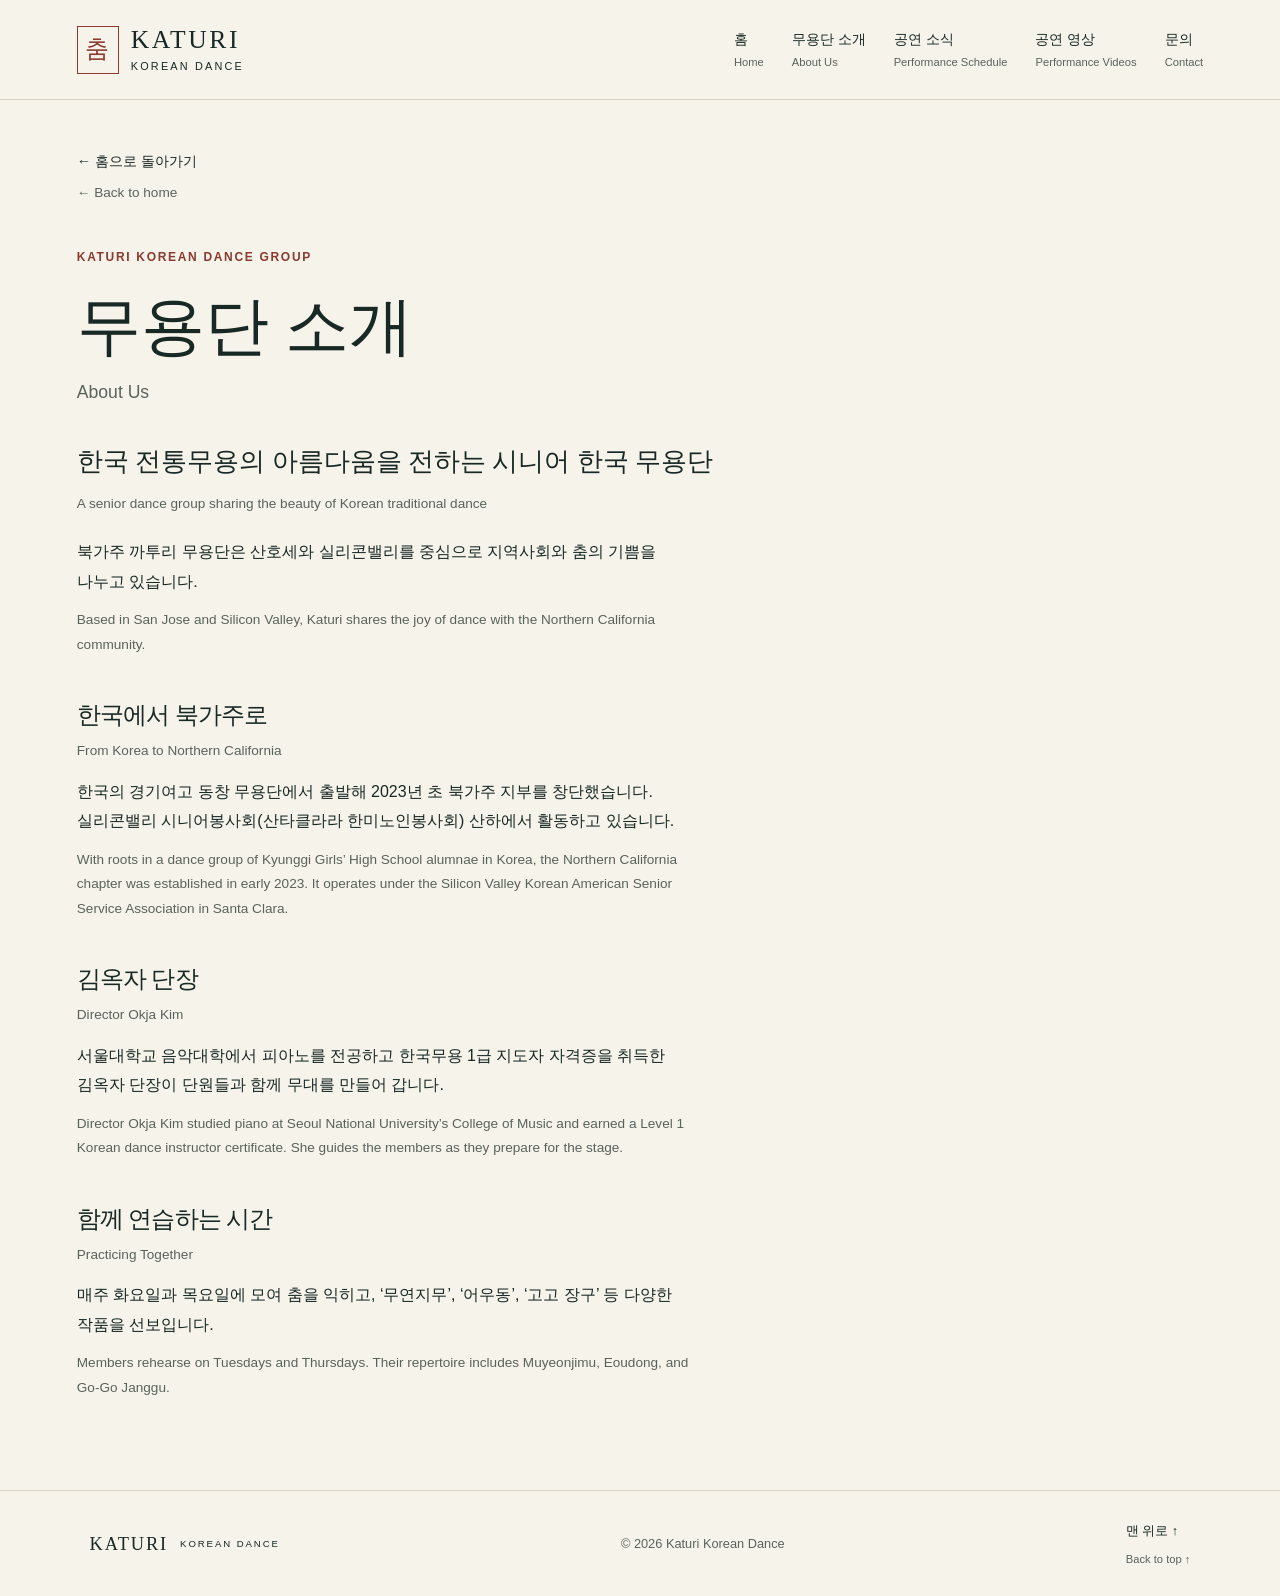
<file: katuri-korean-dance/about.html>
<!doctype html><html lang="ko"><head><meta charset="utf-8"><meta name="viewport" content="width=device-width,initial-scale=1"><title>무용단 소개 | 북가주 까투리 무용단</title><meta name="description" content="북가주 까투리 무용단 — 무용단 소개"><link rel="icon" href="assets/favicon.svg"><link rel="stylesheet" href="styles.css"><script src="youtube.js" defer></script><script src="videos.js" defer></script><script src="script.js" defer></script></head><body><a class="skip-link" href="#main">본문으로 이동</a><header class="site-header"><a class="brand" href="index.html#home" aria-label="Katuri Korean Dance home"><span class="seal" lang="ko">춤</span><span>KATURI<small>KOREAN DANCE</small></span></a>
<button class="menu-toggle" hidden aria-expanded="false" aria-controls="navigation">Menu <span aria-hidden="true">☰</span></button>
<nav id="navigation" aria-label="Main navigation"><a href="index.html#home">홈<span class="translation" lang="en">Home</span></a><a href="index.html#about">무용단 소개<span class="translation" lang="en">About Us</span></a><a href="index.html#performances">공연 소식<span class="translation" lang="en">Performance Schedule</span></a><a href="index.html#gallery">공연 영상<span class="translation" lang="en">Performance Videos</span></a><a href="index.html#contact">문의<span class="translation" lang="en">Contact</span></a></nav></header><main id="main" class="detail-page"><a class="back-link" href="index.html#about">← 홈으로 돌아가기<span class="translation" lang="en">← Back to home</span></a><p class="eyebrow">KATURI KOREAN DANCE GROUP</p><h1>무용단 소개<span class="translation" lang="en">About Us</span></h1><div class="detail-content"><p class="lead">한국 전통무용의 아름다움을 전하는 시니어 한국 무용단<span class="translation" lang="en">A senior dance group sharing the beauty of Korean traditional dance</span></p><p>북가주 까투리 무용단은 산호세와 실리콘밸리를 중심으로 지역사회와 춤의 기쁨을 나누고 있습니다.<span class="translation" lang="en">Based in San Jose and Silicon Valley, Katuri shares the joy of dance with the Northern California community.</span></p><h2>한국에서 북가주로<span class="translation" lang="en">From Korea to Northern California</span></h2><p>한국의 경기여고 동창 무용단에서 출발해 2023년 초 북가주 지부를 창단했습니다. 실리콘밸리 시니어봉사회(산타클라라 한미노인봉사회) 산하에서 활동하고 있습니다.<span class="translation" lang="en">With roots in a dance group of Kyunggi Girls’ High School alumnae in Korea, the Northern California chapter was established in early 2023. It operates under the Silicon Valley Korean American Senior Service Association in Santa Clara.</span></p><h2>김옥자 단장<span class="translation" lang="en">Director Okja Kim</span></h2><p>서울대학교 음악대학에서 피아노를 전공하고 한국무용 1급 지도자 자격증을 취득한 김옥자 단장이 단원들과 함께 무대를 만들어 갑니다.<span class="translation" lang="en">Director Okja Kim studied piano at Seoul National University’s College of Music and earned a Level 1 Korean dance instructor certificate. She guides the members as they prepare for the stage.</span></p><h2>함께 연습하는 시간<span class="translation" lang="en">Practicing Together</span></h2><p>매주 화요일과 목요일에 모여 춤을 익히고, ‘무연지무’, ‘어우동’, ‘고고 장구’ 등 다양한 작품을 선보입니다.<span class="translation" lang="en">Members rehearse on Tuesdays and Thursdays. Their repertoire includes Muyeonjimu, Eoudong, and Go-Go Janggu.</span></p></div></main><footer><a class="brand footer-brand" href="index.html#home">KATURI <small>KOREAN DANCE</small></a><p>© <span id="year">2026</span> Katuri Korean Dance</p><a href="index.html#home">맨 위로 ↑<span class="translation" lang="en">Back to top ↑</span></a></footer></body></html>
</file>
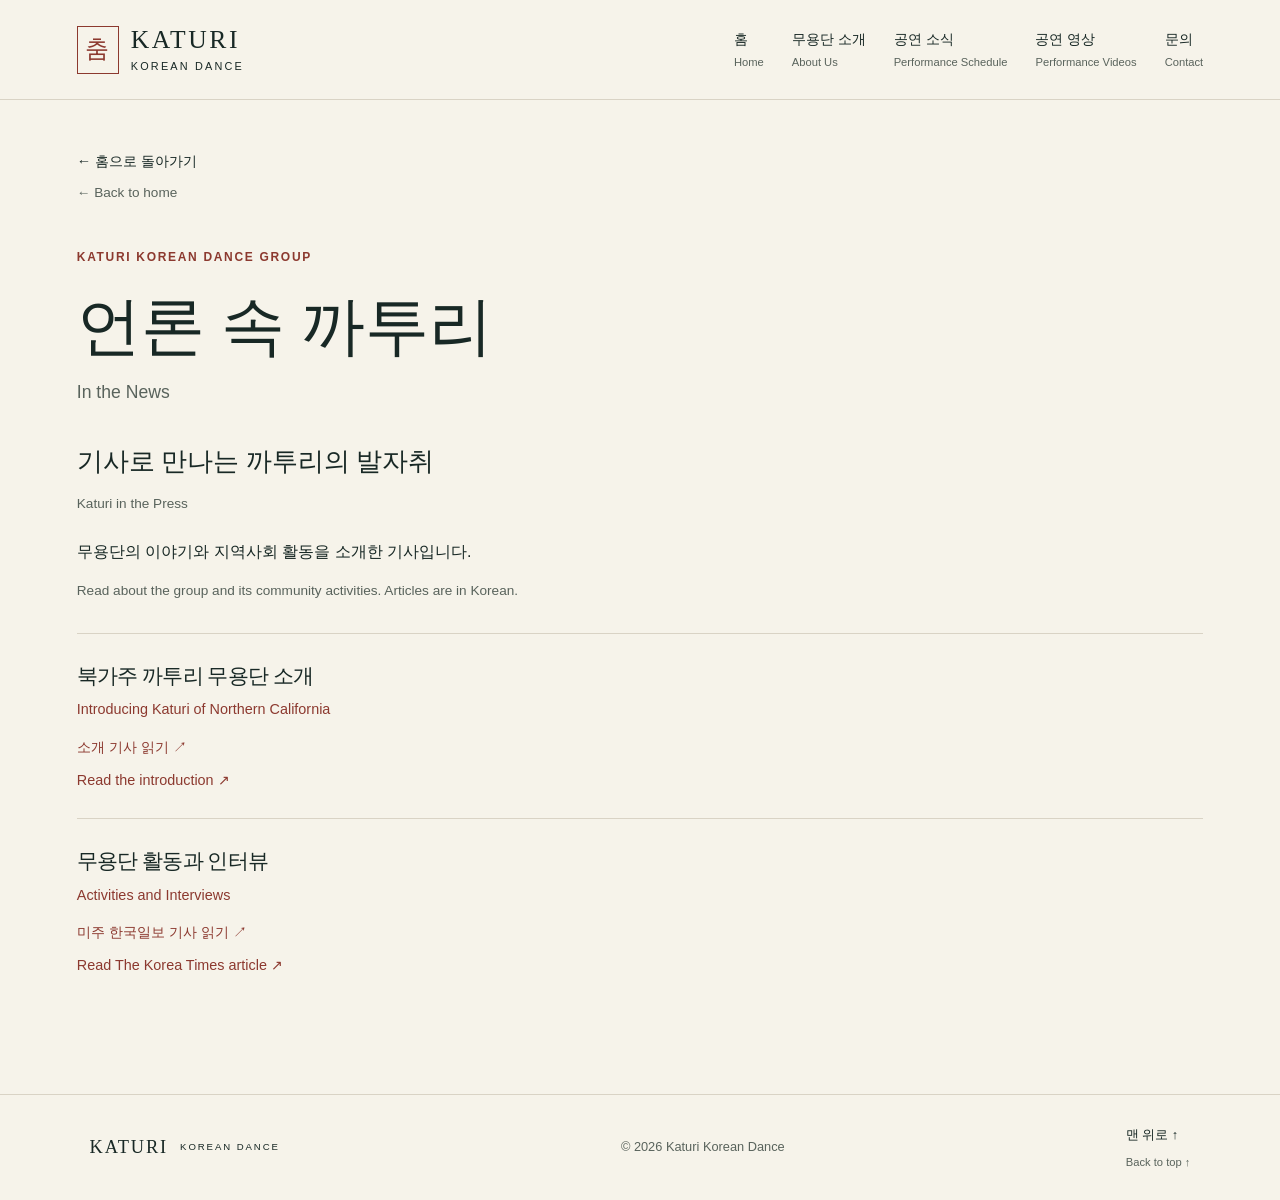
<file: katuri-korean-dance/press.html>
<!doctype html><html lang="ko"><head><meta charset="utf-8"><meta name="viewport" content="width=device-width,initial-scale=1"><title>언론 속 까투리 | 북가주 까투리 무용단</title><meta name="description" content="북가주 까투리 무용단 — 언론 속 까투리"><link rel="icon" href="assets/favicon.svg"><link rel="stylesheet" href="styles.css"><script src="youtube.js" defer></script><script src="videos.js" defer></script><script src="script.js" defer></script></head><body><a class="skip-link" href="#main">본문으로 이동</a><header class="site-header"><a class="brand" href="index.html#home" aria-label="Katuri Korean Dance home"><span class="seal" lang="ko">춤</span><span>KATURI<small>KOREAN DANCE</small></span></a>
<button class="menu-toggle" hidden aria-expanded="false" aria-controls="navigation">Menu <span aria-hidden="true">☰</span></button>
<nav id="navigation" aria-label="Main navigation"><a href="index.html#home">홈<span class="translation" lang="en">Home</span></a><a href="index.html#about">무용단 소개<span class="translation" lang="en">About Us</span></a><a href="index.html#performances">공연 소식<span class="translation" lang="en">Performance Schedule</span></a><a href="index.html#gallery">공연 영상<span class="translation" lang="en">Performance Videos</span></a><a href="index.html#contact">문의<span class="translation" lang="en">Contact</span></a></nav></header><main id="main" class="detail-page"><a class="back-link" href="index.html#about">← 홈으로 돌아가기<span class="translation" lang="en">← Back to home</span></a><p class="eyebrow">KATURI KOREAN DANCE GROUP</p><h1>언론 속 까투리<span class="translation" lang="en">In the News</span></h1><div class="detail-content"><p class="lead">기사로 만나는 까투리의 발자취<span class="translation" lang="en">Katuri in the Press</span></p><p>무용단의 이야기와 지역사회 활동을 소개한 기사입니다.<span class="translation" lang="en">Read about the group and its community activities. Articles are in Korean.</span></p><div class="article-list"><a href="https://www.us-knews.com/news/articleView.html?idxno=2968" target="_blank" rel="noopener noreferrer"><h2>북가주 까투리 무용단 소개<span class="translation" lang="en">Introducing Katuri of Northern California</span></h2><span>소개 기사 읽기 ↗<span class="translation" lang="en">Read the introduction ↗</span></span></a><a href="https://www.koreatimes.com/article/1545269" target="_blank" rel="noopener noreferrer"><h2>무용단 활동과 인터뷰<span class="translation" lang="en">Activities and Interviews</span></h2><span>미주 한국일보 기사 읽기 ↗<span class="translation" lang="en">Read The Korea Times article ↗</span></span></a></div></div></main><footer><a class="brand footer-brand" href="index.html#home">KATURI <small>KOREAN DANCE</small></a><p>© <span id="year">2026</span> Katuri Korean Dance</p><a href="index.html#home">맨 위로 ↑<span class="translation" lang="en">Back to top ↑</span></a></footer></body></html>
</file>
<file: katuri-korean-dance/styles.css>
/* Color and typography controls: edit these variables to retheme the site. */
:root{--paper:#f6f3ea;--ink:#182825;--muted:#59635c;--red:#96392f;--rule:#c9c9bd;--serif:Georgia,"Times New Roman",serif;--sans:Arial,"Apple SD Gothic Neo","Malgun Gothic",sans-serif}*{box-sizing:border-box}html{scroll-behavior:smooth;scroll-padding-top:110px}body{margin:0;background:var(--paper);color:var(--ink);font-family:var(--sans);font-size:16px;line-height:1.65}a{color:inherit;text-decoration:none}a,button{-webkit-tap-highlight-color:transparent}a:focus-visible,button:focus-visible{outline:3px solid var(--red);outline-offset:6px}a:hover{text-decoration:underline;text-underline-offset:5px}h1,h2,h3,p,figure{margin:0}h1,h2,h3{font-family:var(--serif);font-weight:400;line-height:1.12}h2{font-size:clamp(2.4rem,4.4vw,4rem);letter-spacing:-.035em}h3{font-size:1.75rem}em{font-weight:400;color:var(--red)}p{max-width:60ch}p+p{margin-top:1.3rem}.site-header{min-height:106px;padding:20px 5%;display:flex;align-items:center;justify-content:space-between;border-bottom:1px solid var(--rule);background:var(--paper);gap:24px}.brand{display:flex;align-items:center;gap:12px;font-family:var(--serif);font-size:1.6rem;letter-spacing:.1em;line-height:1.1}.brand small{display:block;font-family:var(--sans);font-size:.68rem;letter-spacing:.2em;margin-top:7px}.seal{display:grid;place-items:center;width:42px;height:48px;border:1px solid var(--red);color:var(--red);font-size:1.5rem}.site-header nav{display:flex;gap:25px;font-size:.875rem}.menu-toggle{font:inherit;border:1px solid var(--rule);padding:8px 12px;background:transparent;color:var(--ink)}.skip-link{position:fixed;top:10px;left:10px;transform:translateY(-200%);z-index:9;background:var(--paper);padding:12px}.skip-link:focus{transform:none}.hero{display:grid;grid-template-columns:1.04fr 1fr;min-height:670px}.hero-copy{padding:74px 9% 32px 10%;display:flex;align-items:flex-start;flex-direction:column}.eyebrow{font-size:.75rem;letter-spacing:.16em;font-weight:600}.hero .eyebrow span{display:block;margin-top:8px;letter-spacing:.12em;font-weight:400}.hero h1{font-size:clamp(4rem,7.8vw,8.2rem);letter-spacing:-.055em;margin:32px 0 24px;line-height:.98}.intro{color:var(--muted);font-size:1.1rem}.button{display:inline-flex;gap:35px;align-items:center;background:var(--ink);color:var(--paper);padding:15px 23px;margin-top:30px;font-size:.9rem}.hero-foot{display:flex;gap:15px;align-items:center;margin-top:auto;padding-top:50px;font-size:.65rem;letter-spacing:.13em}.line{width:46px;height:1px;background:var(--red)}.hero-art{position:relative;min-width:0;background:#d4c7b7;overflow:hidden}.hero-art img{width:100%;height:100%;object-fit:cover;position:absolute}.vertical{position:absolute;right:8%;top:11%;writing-mode:vertical-rl;font-family:var(--serif);font-size:1.2rem;letter-spacing:.35em}.hero-art figcaption{position:absolute;bottom:25px;left:7%;right:7%;display:flex;justify-content:space-between;align-items:center;font-size:.8rem;gap:20px}.hero-art figcaption span{font-size:.6rem;letter-spacing:.08em}.section{padding:95px 7%;scroll-margin-top:12px}.about{display:grid;grid-template-columns:1fr 1fr;gap:70px;border-bottom:1px solid var(--rule)}.section .eyebrow{margin-bottom:26px}.lead{font-size:1.6rem;line-height:1.45;font-family:var(--serif)}.about-copy>p:not(.lead){color:var(--muted)}.editor-note{border-left:2px solid var(--red);padding-left:20px;font-size:.9rem}.section-heading{display:flex;justify-content:space-between;align-items:end;gap:30px;margin-bottom:48px}.section-heading>p{font-size:.95rem;color:var(--muted)}.dance-grid{display:grid;grid-template-columns:1fr 1fr;gap:45px}.dance-visual{height:340px;position:relative;display:flex;flex-direction:column;align-items:center;justify-content:center;color:var(--paper);overflow:hidden}.crimson{background:#72332d}.jade{background:#304e46}.dance-visual:before{content:"";position:absolute;width:280px;height:280px;border:1px solid #ffffff30;border-radius:50%;transform:translate(22%,15%)}.dance-visual>span[lang]{font-family:var(--serif);font-size:2.7rem;letter-spacing:.18em;z-index:1}.dance-number{position:absolute;top:18px;left:24px;font-family:var(--serif);font-size:1.2rem}.dance-visual small{position:absolute;bottom:22px;font-size:.65rem;letter-spacing:.16em}.dance-title{display:flex;gap:20px;justify-content:space-between;align-items:center;margin:25px 0 15px}.dance-title>span{font-size:.9rem;white-space:nowrap}.dance-grid article>p{color:var(--muted)}.text-link{display:inline-flex;gap:30px;border-bottom:1px solid currentColor;padding-bottom:5px;margin-top:25px;font-size:.875rem}.performances{background:var(--ink);color:var(--paper);display:grid;grid-template-columns:1fr 1fr;gap:80px}.performances h2{margin-bottom:22px}.performance-empty{border-top:1px solid #8a9388;padding-top:26px}.performance-empty h3{font-size:2.5rem;margin-bottom:20px}.performance-empty p{color:#c4cec4}.gallery-grid{display:grid;grid-template-columns:repeat(3,1fr);gap:25px}.media-placeholder{aspect-ratio:4/3;display:flex;align-items:center;justify-content:center;flex-direction:column;gap:22px}.media-placeholder>span{font-size:2.4rem;font-family:var(--serif)}.media-placeholder small{font-size:.65rem;letter-spacing:.12em}.wine{background:#e1cac1;color:#703e35}.green{background:#c9d1c8;color:#304e46}.sand{background:#e2daca;color:#635440}.gallery figcaption{margin-top:20px}.gallery h3{font-size:1.35rem}.gallery figcaption p{font-size:.85rem;color:var(--muted);margin-top:7px}.contact{border-top:1px solid var(--rule);display:grid;grid-template-columns:1fr 1fr;align-items:center;gap:60px}.contact-notice{border-bottom:1px solid var(--rule);padding-bottom:20px;margin-top:25px;color:var(--red)}footer{padding:28px 7%;border-top:1px solid var(--rule);display:flex;justify-content:space-between;gap:24px;align-items:center;font-size:.8rem}.footer-brand{font-size:1.15rem}.footer-brand small{font-size:.6rem;margin:0}footer p{color:var(--muted)}
@media(min-width:1500px){body{max-width:1800px;margin:auto}.hero{min-height:790px}}@media(max-width:1050px){.site-header nav{gap:14px}.brand{font-size:1.3rem}.hero{min-height:620px}.hero-copy{padding-top:55px}.dance-title{align-items:start;flex-direction:column;gap:8px}.section{padding:75px 6%}.section-heading>p{max-width:25ch}}@media(max-width:760px){html{scroll-padding-top:25px}.site-header{flex-wrap:wrap;min-height:88px;padding:20px 6%}.menu-toggle:not([hidden]){display:block}.site-header nav{width:100%;flex-wrap:wrap;gap:8px 24px;padding-top:10px}.site-header nav a{padding:8px 0}.js .site-header nav:not(.is-open){display:none}.hero{grid-template-columns:1fr}.hero-copy{padding:45px 7% 35px}.hero h1{font-size:clamp(4rem,16vw,6.5rem)}.hero-foot{padding-top:38px}.hero-art{height:470px}.hero-art img{object-position:center 55%}.section{padding:60px 7%}.about,.contact,.performances{grid-template-columns:1fr;gap:32px}.section-heading{display:block;margin-bottom:30px}.section-heading>p{margin-top:20px}.dance-grid{grid-template-columns:1fr;gap:45px}.dance-visual{height:310px}.gallery-grid{grid-template-columns:1fr;gap:32px}.media-placeholder{aspect-ratio:16/10}.section .eyebrow{margin-bottom:18px}.lead{font-size:1.4rem}footer{flex-wrap:wrap;justify-content:start}.footer-brand{width:100%}footer>a:last-child{margin-left:auto}}@media(prefers-reduced-motion:reduce){html{scroll-behavior:auto}}@media print{.menu-toggle,.hero-art,.button{display:none}.hero,.about,.performances,.contact{display:block}.hero{min-height:0}.section{padding:30px 0}.site-header nav{display:none!important}body{background:white;color:black}.performances{background:white;color:black}}
@media(min-width:761px){.menu-toggle{display:none}}

/* Keep the complete dancing pheasant visible at every screen size. */
.hero-art{background:#f1eadb;display:flex;flex-direction:column;justify-content:center;padding:18px 20px 54px}.hero-art img{position:static;display:block;width:100%;height:auto;max-height:690px;object-fit:contain}.hero-art figcaption{bottom:17px}.hero-art figcaption span:first-child{font-size:.8rem;letter-spacing:.1em}@media(max-width:760px){.hero-art{height:auto;min-height:0;padding:20px 6% 54px}.hero-art img{max-height:570px;object-fit:contain}}

/* Smaller ivory-background emblem on the matching page surface. */
.hero-art{background:var(--paper);isolation:isolate;align-items:center}
.hero-art img{width:68%;max-width:360px;max-height:none;height:auto;mix-blend-mode:normal}
@media(max-width:760px){.hero-art img{width:74%;max-width:280px}}

/* The introduction is now the first section beneath the navigation. */
.about h1{font-size:clamp(2.4rem,4.4vw,4rem);letter-spacing:-.035em;line-height:1.12}

.video-grid{display:grid;grid-template-columns:repeat(4,minmax(0,1fr));gap:30px 22px}.video-card{min-width:0}.video-card h3{font-size:1.25rem;margin-top:16px;overflow-wrap:anywhere}.video-card p{font-size:.9rem;color:var(--muted);margin-top:8px}.video-card video,.video-link{display:block;width:100%;aspect-ratio:16/9;background:var(--ink);object-fit:contain}.video-link{position:relative;display:grid;place-items:center;color:var(--paper);overflow:hidden}.video-link img{position:absolute;width:100%;height:100%;object-fit:cover}.video-link span{position:relative;background:#182825e6;padding:8px 14px;font-size:.9rem}.english-label{display:block;font-family:var(--sans);font-size:1rem;letter-spacing:0;margin-top:12px}.video-count{font-size:.875rem;color:var(--muted);margin-top:16px}button.button{border:0;cursor:pointer;font:inherit}[hidden]{display:none!important}@media(max-width:1050px){.video-grid{grid-template-columns:repeat(2,minmax(0,1fr))}}@media(max-width:520px){.video-grid{grid-template-columns:1fr}}

.video-manager{max-width:850px;margin:0 auto;padding:40px 24px 80px}.video-manager h1{font-size:2.4rem;margin:28px 0 20px}.video-manager h2{font-size:1.8rem;margin-top:40px}.video-manager form{display:grid;gap:10px;margin-top:30px}.video-manager input{width:100%;padding:12px;font:inherit;border:1px solid var(--rule);background:white;color:var(--ink)}.video-manager label{margin-top:12px}.video-manager small{font-size:.875rem}.video-manager button{justify-self:start}.video-manager li{padding:18px 0;border-bottom:1px solid var(--rule)}.video-manager li a{display:inline-block;margin:0 20px}.video-manager li button{font:inherit;cursor:pointer;padding:6px 12px}.video-manager strong{overflow-wrap:anywhere}.video-manager #manager-status{margin-top:20px}

.about-subtitle{margin-top:18px;color:var(--muted);font-size:1rem}.about-detail-title{font-family:var(--sans);font-size:1.15rem;font-weight:600;letter-spacing:0;line-height:1.5;margin:30px 0 10px}.about-sources{display:flex;flex-wrap:wrap;gap:10px 20px;margin-top:30px;padding-top:20px;border-top:1px solid var(--rule);font-size:.875rem}.about-sources a{text-decoration:underline;text-underline-offset:4px}.about[lang="ko"]{word-break:keep-all;overflow-wrap:break-word}.about[lang="ko"] h1{line-height:1.3}

/* Editorial refinement: Korean-first typography and a compact opening. */
:root{--serif:"AppleMyungjo","Nanum Myeongjo","Batang",Georgia,serif;--rule:#d9d3c5;--red:#8c392f}
body{word-break:keep-all;overflow-wrap:break-word;line-height:1.85}.site-header{padding:22px max(6%,calc((100% - 1280px)/2));min-height:100px}.site-header nav{gap:28px}.section{padding:88px max(6%,calc((100% - 1280px)/2))}.eyebrow{font-size:.75rem;letter-spacing:.14em;color:var(--red)}.introduction{padding-top:60px}.intro-heading{display:flex;justify-content:space-between;align-items:center;gap:35px}.intro-heading h1{font-size:clamp(2.5rem,4.6vw,4.8rem);line-height:1.25;letter-spacing:-.055em;font-weight:500}.intro-heading h1 span{display:block;font-family:var(--sans);font-size:1.1rem;font-weight:400;letter-spacing:.12em;margin-bottom:14px;color:var(--muted)}.intro-heading .eyebrow{margin-bottom:26px}.intro-english{font-size:.85rem;letter-spacing:.14em;margin-top:20px;color:var(--muted)}.intro-emblem{width:230px;max-width:28%;height:auto;object-fit:contain}.intro-summary{display:grid;grid-template-columns:1fr 1fr;gap:70px;margin-top:46px;padding:36px 0 42px;border-top:1px solid var(--rule);border-bottom:1px solid var(--rule)}.intro-statement{font-family:var(--serif);font-size:clamp(1.5rem,2.5vw,2.2rem);line-height:1.65;letter-spacing:-.04em}.intro-summary>div>p{color:var(--muted);font-size:1rem}.text-link{margin-top:20px;font-size:.9rem}.story-columns{display:grid;grid-template-columns:repeat(3,minmax(0,1fr));gap:38px;padding:40px 0}.story-number{font-size:.8rem;color:var(--red);letter-spacing:.08em}.story-columns h2{font-family:var(--sans);font-size:1.2rem;font-weight:500;letter-spacing:-.03em;margin:18px 0 14px;line-height:1.4}.story-columns p{font-size:.95rem;color:var(--muted)}.press-row{border-top:1px solid var(--rule);padding-top:22px;display:flex;flex-wrap:wrap;gap:12px 28px;font-size:.85rem}.press-row>span{color:var(--muted);margin-right:auto}.performances{background:#202f2e;gap:70px}.performances .eyebrow{color:#d3b681}.performances h2{font-size:clamp(2rem,3.3vw,3.2rem);line-height:1.45}.performances h3{font-size:1.7rem;line-height:1.55}.performances p{font-size:.95rem}.gallery h2,.contact h2{font-size:clamp(2rem,3.6vw,3.5rem);line-height:1.4}.video-card h3{font-family:var(--sans);font-size:1rem;font-weight:500;line-height:1.6}.video-link{border-radius:3px}.contact{padding-top:64px;padding-bottom:64px}.contact .lead{font-family:var(--sans);font-size:1.25rem;line-height:1.8}.contact em{font-style:normal}.contact p:empty{display:none}.english-label{font-size:.8rem;letter-spacing:.1em;color:var(--muted)}
@media(max-width:900px){.site-header nav{gap:16px}.intro-summary{gap:32px}.story-columns{gap:24px}.intro-emblem{width:190px}.performances{gap:40px}}
@media(max-width:760px){.section{padding:48px 7%}.introduction{padding-top:38px}.intro-heading{gap:12px}.intro-heading h1{font-size:clamp(1.8rem,6.6vw,3rem)}.intro-emblem{max-width:30%;width:145px}.intro-heading .eyebrow{font-size:.65rem;letter-spacing:.08em}.intro-english{font-size:.7rem;letter-spacing:.06em}.intro-summary{grid-template-columns:1fr;gap:22px;margin-top:30px;padding:28px 0}.story-columns{grid-template-columns:1fr;gap:26px;padding:30px 0}.story-columns article+article{border-top:1px solid var(--rule);padding-top:24px}.story-columns h2{margin:10px 0}.press-row>span{width:100%}.performances{gap:30px}}

/* Three tall image cards; native disclosures support touch and keyboard. */
.story-cards{display:grid;grid-template-columns:repeat(3,minmax(0,1fr));align-items:start;gap:22px;padding:42px 0}
.story-card{overflow:hidden;border-radius:12px;background:#ede8dc;box-shadow:0 10px 26px #18282514}
.story-card :is(summary,.story-card-cover){position:relative;display:block;list-style:none;aspect-ratio:3/4;min-height:340px;cursor:pointer;overflow:hidden;background:#d7cdb9}
.story-card :is(summary,.story-card-cover)::-webkit-details-marker{display:none}
.story-card :is(summary,.story-card-cover):focus-visible{outline:3px solid #b39859;outline-offset:-6px}
.story-card :is(summary,.story-card-cover) img{position:absolute;inset:0;width:100%;height:100%;object-fit:cover;transition:transform .35s ease}
.story-card:first-child summary img{object-fit:contain;background:#f6f3ea;padding:16px}
.story-card:nth-child(2) summary img{object-position:48% center}
.story-card:nth-child(3) summary img{object-position:72% center}
.story-card-shade{position:absolute;inset:0;background:linear-gradient(180deg,#17211e12 25%,#17211e55 55%,#0c1513e8 100%)}
.story-card-label{position:absolute;left:28px;right:28px;bottom:55px;display:flex;align-items:baseline;gap:12px;color:#fff}
.story-card-number{font-family:Georgia,serif;font-size:1.05rem;color:#eedbbb}
.story-card-title{font-family:var(--serif);font-size:2rem;font-weight:600;letter-spacing:-.04em}
.story-card-toggle{margin-left:auto;font-family:var(--sans);font-size:1.6rem;font-weight:300;transition:transform .2s}
.story-card-hint{position:absolute;left:28px;bottom:25px;color:#e9e4da;font-size:.8rem}
.story-card[open] .story-card-toggle{transform:rotate(45deg)}
.story-card-body{padding:26px 28px 30px;border-top:2px solid #b39859}
.story-card-body h2{font-family:var(--sans);font-size:1.15rem;font-weight:600;line-height:1.5;letter-spacing:-.03em;margin-bottom:12px}
.story-card-body p{font-size:.95rem;color:var(--muted)}
@media(hover:hover){.story-card :is(summary,.story-card-cover):hover img{transform:scale(1.035)}}
@media(max-width:900px){.story-cards{gap:16px}.story-card :is(summary,.story-card-cover){min-height:290px}.story-card-label{left:20px;right:20px}.story-card-hint{left:20px}.story-card-title{font-size:1.65rem}.story-card-body{padding:22px 20px}}
@media(max-width:650px){.story-cards{grid-template-columns:1fr;gap:22px;padding:30px 0}.story-card :is(summary,.story-card-cover){aspect-ratio:4/3;min-height:280px}.story-card:first-child summary img{padding:22px}.story-card-label{left:26px;right:26px}.story-card-hint{left:26px}.story-card-title{font-size:1.9rem}}
@media(prefers-reduced-motion:reduce){.story-card :is(summary,.story-card-cover) img,.story-card-toggle{transition:none}}

/* Keep longer descriptive card titles readable on narrow cards. */
.story-card-label{align-items:center;gap:10px}.story-card-title{font-size:clamp(1.2rem,2vw,1.8rem);line-height:1.4}.story-card-number,.story-card-toggle{flex-shrink:0}

/* Four story cards: desktop row, tablet pairs, mobile stack. */
.story-cards{grid-template-columns:repeat(4,minmax(0,1fr));gap:18px}.story-card-label{left:20px;right:20px}.story-card-hint{left:20px}.story-card-title{font-size:clamp(1.1rem,1.5vw,1.5rem)}.story-card:nth-child(4) summary img{object-position:50% center}
@media(max-width:1100px){.story-cards{grid-template-columns:repeat(2,minmax(0,1fr))}.story-card-title{font-size:1.6rem}}
@media(max-width:650px){.story-cards{grid-template-columns:1fr}.story-card-title{font-size:1.7rem}}

.story-card-link{display:block;text-decoration:none;color:inherit}.story-card-link:hover{text-decoration:none}.story-card-link:focus-visible{outline:3px solid var(--red);outline-offset:5px}.story-card-cover{display:block}.detail-page{max-width:1280px;margin:auto;padding:48px 6% 90px}.back-link{display:inline-block;margin-bottom:42px;font-size:.9rem}.detail-page h1{font-size:clamp(2.2rem,5vw,4rem);line-height:1.35;margin:16px 0 36px}.detail-content>p{max-width:70ch}.detail-content>h2{font-size:1.5rem;line-height:1.5;margin:40px 0 14px}.feature-video{display:block;max-width:700px;margin-top:30px;background:var(--ink);color:var(--paper)}.feature-video img{display:block;width:100%;height:auto;aspect-ratio:16/9;object-fit:cover}.feature-video span{display:block;padding:18px}.article-list{margin-top:30px}.article-list>a{display:block;padding:26px 0;border-top:1px solid var(--rule)}.article-list h2{font-size:1.3rem;line-height:1.5;margin-bottom:10px}.article-list span{color:var(--red);font-size:.9rem}

/* Match the schedule panel edges to the complete four-card row. */
.schedule-section{padding:0 max(6%,calc((100% - 1280px)/2)) 32px;scroll-margin-top:28px}.schedule-panel{background:#202f2e;color:#f6f3ea;border-radius:12px;padding:38px 36px 40px}.schedule-heading{display:flex;justify-content:space-between;gap:24px;align-items:center;border-bottom:1px solid #ffffff30;padding-bottom:26px;margin-bottom:30px}.schedule-heading .eyebrow{color:#d3b681;margin-bottom:10px}.schedule-heading h2{font-size:2rem;letter-spacing:-.04em;line-height:1.4}.schedule-heading>p{font-size:.9rem;color:#d6ddd6}.schedule-columns{display:grid;grid-template-columns:1fr 1fr;gap:40px}.schedule-columns h3{font-family:var(--sans);font-size:1.2rem;font-weight:500;line-height:1.5;margin-bottom:20px}.monthly-schedule label{display:block;font-size:.85rem;color:#d6ddd6;margin-bottom:6px}.monthly-schedule input{font:inherit;color:#f6f3ea;background:#2c3e3b;border:1px solid #8d9b8f;border-radius:5px;padding:9px 12px;width:100%;max-width:250px;color-scheme:dark}.schedule-empty{font-size:.95rem;color:#d6ddd6;margin-top:22px}.member-meeting{border-left:1px solid #ffffff30;padding-left:40px}.member-meeting dl{margin:0}.member-meeting dl>div{display:grid;grid-template-columns:90px 1fr;gap:15px;padding:12px 0;border-bottom:1px solid #ffffff20}.member-meeting dt{color:#d3b681;font-size:.9rem}.member-meeting dd{margin:0;font-size:.95rem}.meeting-note{font-size:.85rem;color:#d6ddd6;margin-top:20px}.schedule-event{border-bottom:1px solid #ffffff30;padding:20px 0}.schedule-event time{color:#d3b681;font-size:.9rem}.schedule-event h4{font-size:1.05rem;margin:4px 0}.schedule-event p{font-size:.9rem;color:#d6ddd6}
@media(max-width:760px){.schedule-section{padding:0 7% 20px}.schedule-panel{padding:28px 24px}.schedule-heading{display:block}.schedule-heading>p{margin-top:14px}.schedule-columns{grid-template-columns:1fr;gap:28px}.member-meeting{border-left:0;border-top:1px solid #ffffff30;padding-left:0;padding-top:28px}.member-meeting dl>div{grid-template-columns:80px 1fr}}

.two-months{display:grid;grid-template-columns:1fr 1fr;gap:36px}.schedule-month-block h3{font-family:var(--sans);font-size:1.3rem;line-height:1.5;margin:0 0 20px}.two-months>.schedule-month-block+section{border-left:1px solid #ffffff30;padding-left:36px}.schedule-heading a:focus-visible{outline-color:#d3b681}.schedule-event summary{cursor:pointer;padding:8px 0;line-height:1.7}.schedule-event summary:focus-visible{outline:2px solid #d3b681;outline-offset:4px}#schedule-all{margin-top:36px}#schedule-all .schedule-month-block{margin-bottom:40px}#schedule-all .schedule-event{border-color:var(--rule)}#schedule-all .schedule-event p,#schedule-all .schedule-empty{color:var(--muted)}#schedule-all .schedule-event time{color:var(--red)}@media(max-width:650px){.two-months{grid-template-columns:1fr;gap:28px}.two-months>.schedule-month-block+section{border-left:0;border-top:1px solid #ffffff30;padding-left:0;padding-top:28px}}

.two-months{grid-template-columns:repeat(4,minmax(0,1fr));gap:24px}.two-months>.schedule-month-block+section{padding-left:24px}.event-member-button{font:inherit;text-align:left;background:none;border:0;padding:8px 0;color:inherit;cursor:pointer;width:100%}.event-member-button:disabled{cursor:default;opacity:.65}.event-member-button:enabled{text-decoration:underline;text-underline-offset:5px}.schedule-login{margin-bottom:24px}.schedule-login p{font-size:.9rem}#rsvp-status{display:block;font:inherit;padding:12px;margin-top:12px;width:100%}@media(max-width:1100px){.two-months{grid-template-columns:repeat(2,minmax(0,1fr))}.two-months>.schedule-month-block+section{padding-left:0;border-left:0}}@media(max-width:650px){.two-months{grid-template-columns:1fr}}

/* Two months per row, newest months first. */
.two-months{grid-template-columns:repeat(2,minmax(0,1fr));gap:30px 36px}.two-months>.schedule-month-block+section{border-left:0;padding-left:0;border-top:0;padding-top:0}.two-months>.schedule-month-block{border-top:1px solid #ffffff25;padding-top:22px}.event-member-button:disabled{opacity:1;color:inherit}.tentative-label{display:inline-block;border:1px solid #b9a377;border-radius:4px;padding:0 6px;margin-left:5px;color:#e2c990;font-size:.75rem;vertical-align:middle}#schedule-all .tentative-label{color:#815d28;border-color:#b9a377}@media(max-width:650px){.two-months{grid-template-columns:1fr}}

/* Align adjacent months and keep each month's events compact. */
.two-months{align-items:start}
.two-months .schedule-month-block{display:grid;grid-template-columns:minmax(0,1fr);grid-template-rows:auto;grid-auto-rows:minmax(54px,auto);align-content:start}
.two-months .schedule-month-block h3{margin:0 0 16px;min-height:32px;line-height:32px}
.two-months .schedule-event{margin:0;padding:0;border:0;display:flex;align-items:flex-start}
.two-months .event-member-button{padding:5px 0;line-height:1.6;font-size:.95rem}
#schedule-all .schedule-event{padding:4px 0;border:0}
@media(max-width:650px){.two-months .schedule-month-block{grid-auto-rows:auto}.two-months .schedule-event{min-height:0}}

/* Identical month spacing overrides prior sibling-section rules. */
.two-months>.schedule-month-block,.two-months>.schedule-month-block+section{border-top:1px solid #ffffff25;border-left:0;padding:18px 0 0;margin:0;grid-auto-rows:minmax(38px,auto)}
.two-months .schedule-month-block h3{margin:0 0 10px;min-height:32px;line-height:32px}
.two-months .schedule-event,.two-months .schedule-event+.schedule-event{border:0;padding:0;margin:0;min-height:0}
.two-months .event-member-button{padding:2px 0;line-height:1.5}
#schedule-all .schedule-event{padding:2px 0}
@media(max-width:650px){.two-months>.schedule-month-block,.two-months>.schedule-month-block+section{grid-auto-rows:auto}.two-months .schedule-event{padding:3px 0}}

#public-event-summary{margin:26px 0}#public-event-summary h2{font-size:1.5rem;line-height:1.5}.member-preview-fields{margin:24px 0;padding:18px 22px;border:1px solid var(--rule);border-radius:8px}.member-preview-fields p{display:flex;justify-content:space-between;flex-wrap:wrap;gap:8px;font-weight:600}.member-preview-fields span{font-weight:400;color:var(--muted);font-size:.9rem}

.meeting-details{padding:20px 24px;border:1px solid var(--rule);border-radius:8px;margin:24px 0}.attendance-comments{border-top:1px solid var(--rule);margin-top:32px;padding-top:24px}.attendance-comments>p{font-size:.9rem;color:var(--muted);margin-top:14px}.attendance-comments textarea{width:100%;font:inherit;padding:12px;border:1px solid var(--rule);border-radius:6px;resize:vertical;min-height:110px}.member-comment{padding:20px 0;border-bottom:1px solid var(--rule)}.member-comment small{display:block;color:var(--muted);font-size:.8rem}.member-comment p{white-space:pre-wrap;overflow-wrap:anywhere;margin-top:8px}.member-comment button{margin-top:12px;background:transparent;border:1px solid var(--rule);padding:6px 12px;font:inherit;font-size:.85rem;cursor:pointer}

.member-event-page{max-width:900px}.member-event-page>h1{font-size:clamp(2rem,4vw,3rem);margin-bottom:16px}.member-event-page .member-preview-fields,.member-event-page .meeting-details{background:#eee9de;border:0;padding:24px 28px}.member-event-page #public-event-summary{padding-bottom:22px;border-bottom:1px solid var(--rule)}.member-event-page .attendance-comments{margin-top:30px}.member-event-page button:disabled{opacity:.55;cursor:not-allowed}#locked-comment-preview textarea{display:block;margin-top:10px;background:#f0ede5}.member-event-page #member-status{margin-top:28px;color:var(--muted);font-size:.9rem}

.dance-comment-grid{display:grid;grid-template-columns:repeat(2,minmax(0,1fr));gap:24px;margin-top:24px}.dance-comments{min-width:0;padding:22px;border:1px solid var(--rule);border-radius:10px}.dance-comments h3{font-family:var(--sans);font-size:1.25rem;line-height:1.5}.dance-comments textarea{width:100%;margin-top:8px}.dance-comments>p{font-size:.9rem}.dance-comments form{margin-top:18px}@media(max-width:650px){.dance-comment-grid{grid-template-columns:1fr}}

#editor-fields{display:grid;gap:10px;border:1px solid var(--rule);padding:24px;min-width:0}#editor-fields textarea{font:inherit;width:100%;padding:12px}#schedule-editor-list button{margin-left:10px}#editor-fields:disabled{opacity:.6}

/* Each pair of months shares a grid row sized by its longest event list. */
.two-months{display:grid;grid-template-columns:repeat(2,minmax(0,1fr));grid-auto-flow:row;grid-auto-rows:auto;align-items:stretch;column-gap:36px;row-gap:28px}
.two-months>.schedule-month-block,.two-months>.schedule-month-block+section{display:flex;flex-direction:column;justify-content:flex-start;align-self:stretch;min-width:0;margin:0;padding:18px 0 0;border-top:1px solid #ffffff25;border-left:0}
.two-months .schedule-month-block h3{flex:none;min-height:32px;line-height:32px;margin:0 0 10px;font-variant-numeric:tabular-nums}
.two-months .schedule-event,.two-months .schedule-event+.schedule-event{flex:none;min-height:0;border:0;margin:0;padding:0}
.two-months .event-member-button{padding:4px 0;line-height:1.5}
@media(max-width:650px){.two-months{grid-template-columns:1fr}}

/* Three introductory cards after removing the top performance card. */
.story-cards{grid-template-columns:repeat(3,minmax(0,1fr))}
@media(max-width:650px){.story-cards{grid-template-columns:1fr}}

.video-pagination{display:flex;justify-content:center;flex-wrap:wrap;gap:8px;margin-top:32px}.video-pagination button{min-width:44px;min-height:44px;padding:8px 14px;border:1px solid var(--rule);border-radius:5px;background:transparent;color:var(--ink);font:inherit;cursor:pointer}.video-pagination button[aria-current="page"]{background:var(--ink);color:var(--paper);border-color:var(--ink)}.video-pagination button:disabled{opacity:.4;cursor:default}.video-pagination+ .video-count{text-align:center}

#video-fields{display:grid;gap:12px;border:1px solid var(--rule);padding:24px;min-width:0}#video-fields:disabled{opacity:.6}

/* Rounded video thumbnails, including image and clipping container. */
.video-link,.video-card video,.video-link img,.feature-video,.feature-video img{border-radius:14px}.video-link,.feature-video{overflow:hidden}.sortable-video{cursor:grab;border:1px solid var(--rule);border-radius:10px;margin:12px 0;padding:16px!important}.sortable-video:active{cursor:grabbing}.sortable-video strong{display:block;margin-bottom:10px}.sortable-video button{margin-right:8px;margin-top:6px}#manager-list{padding-left:24px}

/* English accompanies Korean without competing with the main headings. */
.translation{display:block;font-family:Arial,sans-serif;font-size:.85rem;font-weight:400;line-height:1.65;letter-spacing:0;margin-top:7px;color:var(--muted);word-break:normal}.site-header nav .translation{font-size:.7rem;margin-top:0}.story-card-title .translation{color:#f1e8d4;font-size:.9rem;margin-top:6px}.story-card-hint .translation{display:inline;margin-left:8px;color:inherit;font-size:.7rem}.story-card-label{bottom:70px}.schedule-panel .translation{color:#d6ddd6}.schedule-month-block h3{line-height:1.5!important;min-height:62px!important}.schedule-event .translation{margin-top:3px}.intro-statement .translation{font-size:1rem;margin-top:16px}.text-link:has(.translation){display:block;width:fit-content}.contact h2>.translation{font-size:1rem}.detail-page h1>.translation{font-size:1.1rem}.schedule-heading h2 .translation{font-size:.95rem}footer .translation{font-size:.7rem}.intro-summary>div>p>.translation,.detail-content p>.translation{margin-top:12px;line-height:1.8}

/* English event titles sit alongside Korean; wrap naturally on small screens. */
.schedule-title-english{display:inline;font-family:Arial,sans-serif;font-size:.85em;font-weight:400;color:inherit;opacity:.85;word-break:normal}

/* Event titles remain clickable without text underlines. */
.event-member-button:enabled,.event-member-button:hover,.event-member-button:focus{text-decoration:none}
</file>
